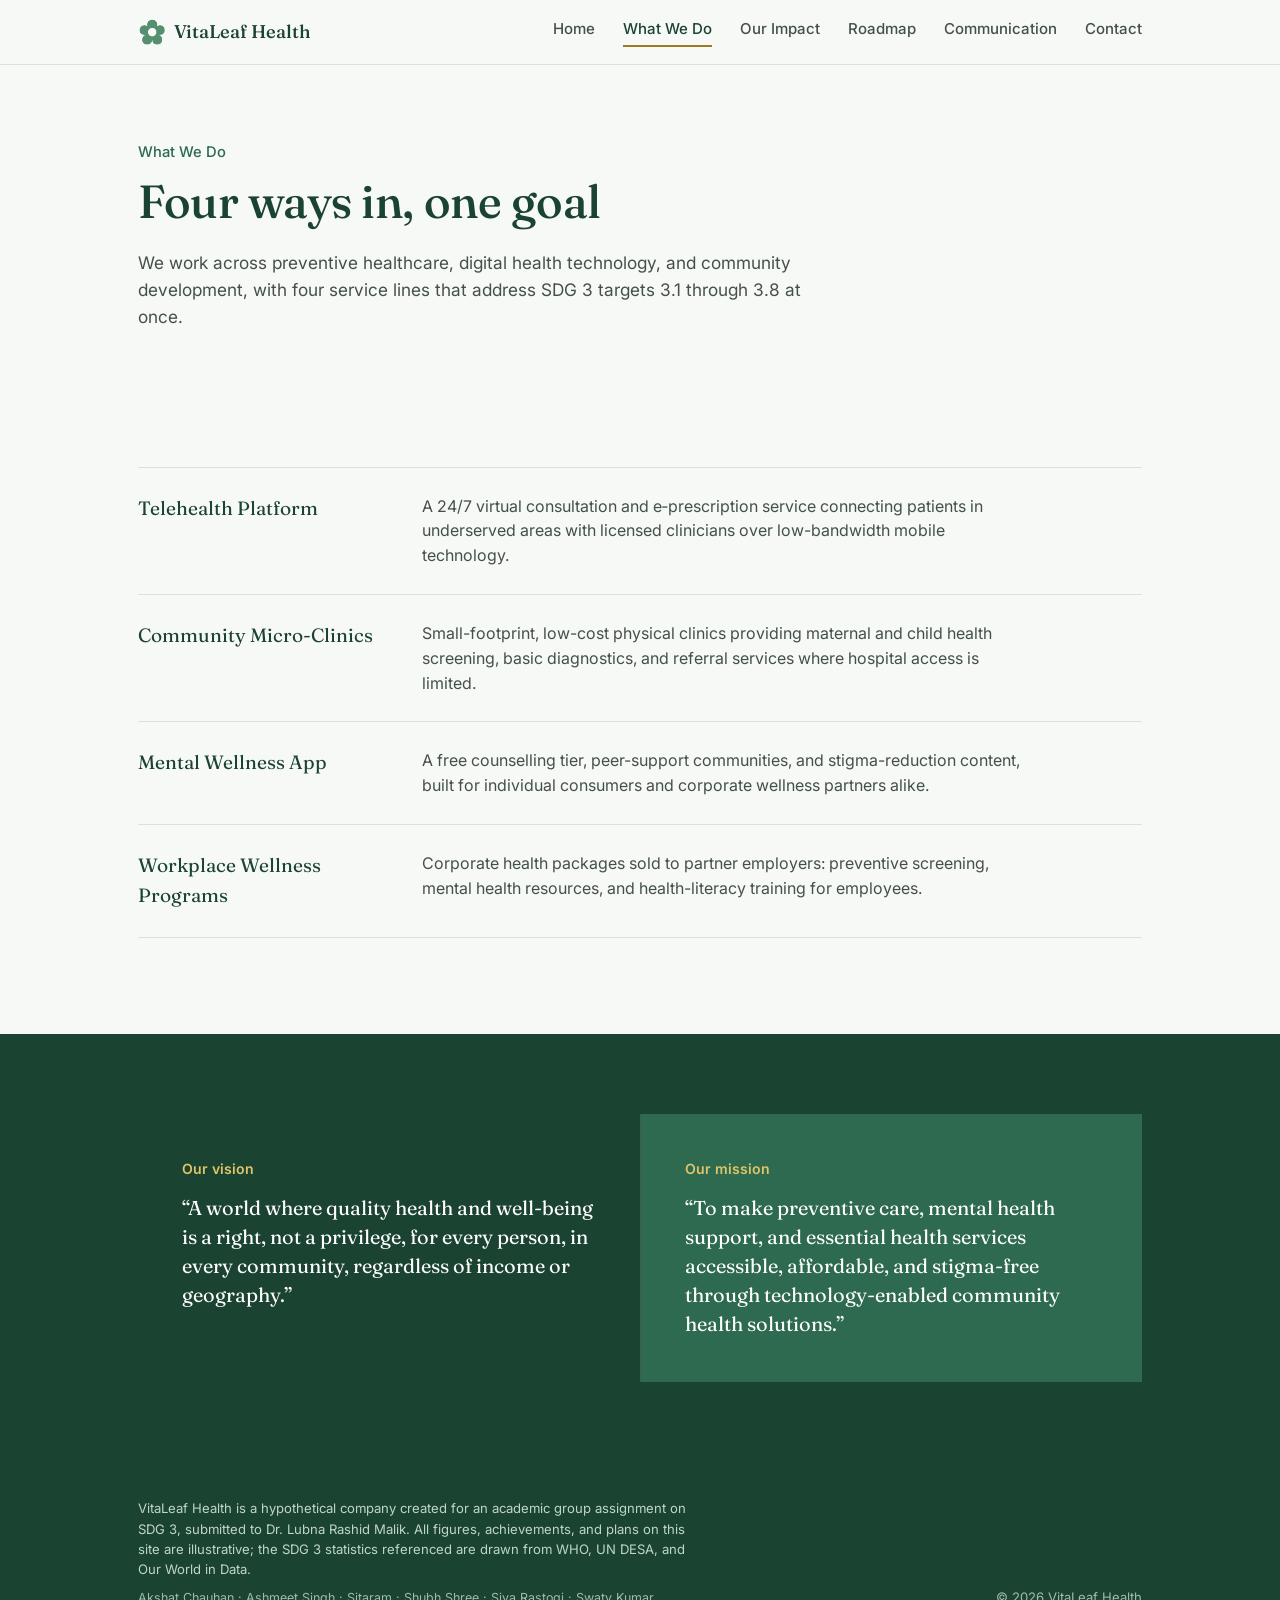
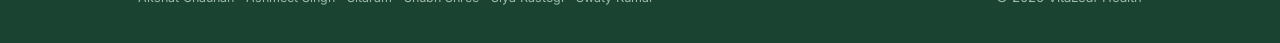
<file: about.html>
<!DOCTYPE html>
<html lang="en">
<head>
<meta charset="UTF-8">
<meta name="viewport" content="width=device-width, initial-scale=1.0">
<title>What We Do · VitaLeaf Health</title>
<meta name="description" content="VitaLeaf Health's four service lines, vision, and mission.">
<link rel="icon" type="image/png" href="favicon.png">
<link rel="preconnect" href="https://fonts.googleapis.com">
<link rel="preconnect" href="https://fonts.gstatic.com" crossorigin>
<link href="https://fonts.googleapis.com/css2?family=Fraunces:opsz,wght@9..144,400;9..144,500;9..144,600&family=Inter:wght@400;500;600&display=swap" rel="stylesheet">
<link rel="stylesheet" href="style.css">
</head>
<body>

<a class="skip-link" href="#main">Skip to content</a>

<header class="site-header">
  <div class="wrap header-row">
    <a class="mark" href="index.html">
      <img class="mark-icon" src="logo.png" alt="" width="28" height="28">
      VitaLeaf Health
    </a>
    <nav class="site-nav" aria-label="Primary">
      <a href="index.html">Home</a>
      <a href="about.html" class="current">What We Do</a>
      <a href="impact.html">Our Impact</a>
      <a href="roadmap.html">Roadmap</a>
      <a href="communication.html">Communication</a>
      <a href="contact.html">Contact</a>
    </nav>
  </div>
</header>

<main id="main">

  <section class="page-hero">
    <div class="wrap">
      <p class="eyebrow-plain">What We Do</p>
      <h1>Four ways in, one goal</h1>
      <p class="lede">We work across preventive healthcare, digital health technology, and community development, with four service lines that address SDG 3 targets 3.1 through 3.8 at once.</p>
    </div>
  </section>

  <section class="section">
    <div class="wrap">
      <ul class="service-list">
        <li>
          <div class="service-name">Telehealth Platform</div>
          <p>A 24/7 virtual consultation and e&#8209;prescription service connecting patients in underserved areas with licensed clinicians over low-bandwidth mobile technology.</p>
        </li>
        <li>
          <div class="service-name">Community Micro-Clinics</div>
          <p>Small-footprint, low-cost physical clinics providing maternal and child health screening, basic diagnostics, and referral services where hospital access is limited.</p>
        </li>
        <li>
          <div class="service-name">Mental Wellness App</div>
          <p>A free counselling tier, peer-support communities, and stigma-reduction content, built for individual consumers and corporate wellness partners alike.</p>
        </li>
        <li>
          <div class="service-name">Workplace Wellness Programs</div>
          <p>Corporate health packages sold to partner employers: preventive screening, mental health resources, and health-literacy training for employees.</p>
        </li>
      </ul>
    </div>
  </section>

  <section class="section vision-section">
    <div class="wrap">
      <div class="vision-grid">
        <div class="vision-card vision-card--vision">
          <span class="vision-label">Our vision</span>
          <p>&ldquo;A world where quality health and well-being is a right, not a privilege, for every person, in every community, regardless of income or geography.&rdquo;</p>
        </div>
        <div class="vision-card vision-card--mission">
          <span class="vision-label">Our mission</span>
          <p>&ldquo;To make preventive care, mental health support, and essential health services accessible, affordable, and stigma-free through technology-enabled community health solutions.&rdquo;</p>
        </div>
      </div>
    </div>
  </section>

</main>

<footer class="site-footer">
  <div class="wrap footer-grid">
    <div>
      <p class="footer-note">VitaLeaf Health is a hypothetical company created for an academic group assignment on SDG 3, submitted to Dr. Lubna Rashid Malik. All figures, achievements, and plans on this site are illustrative; the SDG 3 statistics referenced are drawn from WHO, UN DESA, and Our World in Data.</p>
      <p class="footer-note footer-note--small">Akshat Chauhan &middot; Ashmeet Singh &middot; Sitaram &middot; Shubh Shree &middot; Siya Rastogi &middot; Swaty Kumar</p>
    </div>
    <p class="footer-year">&copy; 2026 VitaLeaf Health</p>
  </div>
</footer>

</body>
</html>
</file>
<file: style.css>
/* ===========================================================
   VitaLeaf Health — design tokens
   =========================================================== */
:root{
  --forest: #1B4332;
  --mid: #2D6A4F;
  --mint: #EAF4EF;
  --gold: #9C7A22;
  --gold-light: #E0C468;
  --gold-deep: #7C611B;
  --ink: #17201A;
  --ink-soft: #445048;
  --paper: #F6F9F6;
  --paper-alt: #FFFFFF;
  --line: #D8E3DC;

  --serif: "Fraunces", Georgia, serif;
  --sans: "Inter", -apple-system, BlinkMacSystemFont, "Segoe UI", sans-serif;

  --max: 1100px;
  --gutter: clamp(20px, 5vw, 48px);

  --ease: cubic-bezier(0.22, 1, 0.36, 1);
}

*, *::before, *::after{ box-sizing: border-box; }

html{ scroll-behavior: smooth; }
@media (prefers-reduced-motion: reduce){
  html{ scroll-behavior: auto; }
  *, *::before, *::after{ animation-duration: 0.01ms !important; animation-iteration-count: 1 !important; transition-duration: 0.01ms !important; }
}

body{
  margin: 0;
  font-family: var(--sans);
  color: var(--ink);
  background: var(--paper);
  line-height: 1.55;
  -webkit-font-smoothing: antialiased;
}

h1, h2, h3{
  font-family: var(--serif);
  color: var(--forest);
  font-weight: 500;
  line-height: 1.08;
  letter-spacing: -0.01em;
  margin: 0 0 0.5em;
  text-wrap: balance;
}

p{ margin: 0 0 1em; max-width: 65ch; }
p:last-child{ margin-bottom: 0; }

a{ color: var(--mid); }

.wrap{
  max-width: var(--max);
  margin-inline: auto;
  padding-inline: var(--gutter);
}

.skip-link{
  position: absolute;
  left: -999px;
  top: 0;
  background: var(--forest);
  color: #fff;
  padding: 10px 16px;
  z-index: 100;
}
.skip-link:focus{ left: var(--gutter); top: var(--gutter); }

/* ===========================================================
   Header
   =========================================================== */
.site-header{
  position: sticky;
  top: 0;
  z-index: 50;
  background: rgba(246, 249, 246, 0.92);
  backdrop-filter: saturate(140%) blur(6px);
  border-bottom: 1px solid var(--line);
}
.header-row{
  display: flex;
  align-items: center;
  justify-content: space-between;
  height: 64px;
}
.mark{
  display: inline-flex;
  align-items: center;
  gap: 8px;
  font-family: var(--serif);
  font-size: 1.15rem;
  font-weight: 500;
  color: var(--forest);
  text-decoration: none;
}
.mark-icon{ display: inline-flex; width: 28px; height: 28px; object-fit: contain; }
.site-nav{ display: flex; gap: clamp(14px, 2.5vw, 28px); }
.site-nav a{
  color: var(--ink-soft);
  text-decoration: none;
  font-size: 0.94rem;
  font-weight: 500;
}
.site-nav a:hover{ color: var(--forest); }
.site-nav a.current{ color: var(--forest); }
.site-nav a.current::after{ content: ""; display: block; height: 2px; background: var(--gold); margin-top: 4px; }

@media (max-width: 640px){
  .header-row{ height: auto; padding-block: 14px; flex-direction: column; align-items: flex-start; gap: 10px; }
  .site-nav{ flex-wrap: wrap; gap: 12px 18px; }
  .site-nav a{ font-size: 0.88rem; }
}

/* ===========================================================
   Hero
   =========================================================== */
.hero{
  padding-block: clamp(56px, 10vw, 108px) clamp(48px, 8vw, 88px);
  background: var(--paper);
  overflow: hidden;
}
.hero-grid{
  display: grid;
  grid-template-columns: 1.3fr 1fr;
  gap: clamp(32px, 6vw, 64px);
  align-items: end;
}
@media (max-width: 820px){
  .hero-grid{ grid-template-columns: 1fr; }
}

.eyebrow-plain{
  font-size: 0.92rem;
  color: var(--mid);
  font-weight: 500;
  margin-bottom: 0.9em;
}

.hero h1{
  font-size: clamp(2.3rem, 5.4vw, 3.6rem);
  max-width: 14ch;
  animation: rise 700ms var(--ease) both;
}
.hero .lede{
  font-size: 1.1rem;
  color: var(--ink-soft);
  animation: rise 700ms var(--ease) 90ms both;
}
.hero-actions{
  display: flex;
  align-items: center;
  gap: clamp(16px, 3vw, 28px);
  flex-wrap: wrap;
  animation: rise 700ms var(--ease) 160ms both;
}
@keyframes rise{
  from{ opacity: 0; transform: translateY(14px); }
  to{ opacity: 1; transform: translateY(0); }
}

.btn-primary{
  display: inline-block;
  background: var(--forest);
  color: #fff;
  text-decoration: none;
  padding: 13px 24px;
  border-radius: 3px;
  font-weight: 500;
  font-size: 0.98rem;
}
.btn-primary:hover{ background: var(--mid); }

.btn-text{
  color: var(--forest);
  text-decoration: underline;
  text-underline-offset: 3px;
  font-weight: 500;
  font-size: 0.98rem;
}

.hero-figure{ display: flex; justify-content: center; position: relative; }
.hero-photo{
  position: relative;
  width: 100%;
  aspect-ratio: 4 / 5;
  overflow: hidden;
  border: 1px solid var(--line);
}
.hero-photo img{
  width: 100%;
  height: 100%;
  object-fit: cover;
  display: block;
}
.hero-stat{
  position: absolute;
  left: 0;
  bottom: 0;
  border: none;
  border-top: 1px solid var(--line);
  background: var(--paper-alt);
  padding: clamp(18px, 3vw, 26px);
  text-align: left;
  max-width: 100%;
  width: 78%;
}
.hero-stat .num{
  display: block;
  font-family: var(--serif);
  font-size: clamp(2.4rem, 6vw, 3.2rem);
  color: var(--forest);
  line-height: 1;
}
.hero-stat .plus{ color: var(--gold); }
.hero-stat .cap{
  display: block;
  margin-top: 10px;
  font-size: 0.86rem;
  color: var(--ink-soft);
}

/* ===========================================================
   Page hero (banner for non-home pages)
   =========================================================== */
.page-hero{
  padding-block: clamp(44px, 8vw, 76px) clamp(28px, 5vw, 40px);
  background: var(--paper);
}
.page-hero h1{
  font-size: clamp(2rem, 4.6vw, 2.9rem);
  max-width: 18ch;
  animation: rise 600ms var(--ease) both;
}
.page-hero .lede{
  font-size: 1.08rem;
  color: var(--ink-soft);
  max-width: 62ch;
  animation: rise 600ms var(--ease) 80ms both;
}

.page-photo{
  width: 100%;
  aspect-ratio: 21 / 8;
  overflow: hidden;
  border-top: 1px solid var(--line);
  border-bottom: 1px solid var(--line);
}
.page-photo img{
  width: 100%;
  height: 100%;
  object-fit: cover;
  display: block;
}
@media (max-width: 640px){
  .page-photo{ aspect-ratio: 4 / 3; }
}

/* Home: link list to other pages */
.link-list{
  list-style: none;
  margin: 0;
  padding: 0;
  border-top: 1px solid var(--line);
}
.link-list li{ border-bottom: 1px solid var(--line); }
.link-list a{
  display: flex;
  justify-content: space-between;
  align-items: baseline;
  gap: 24px;
  padding-block: 22px;
  text-decoration: none;
  color: inherit;
}
.link-list-title{
  font-family: var(--serif);
  font-size: 1.35rem;
  color: var(--forest);
  white-space: nowrap;
}
.link-list-desc{
  color: var(--ink-soft);
  text-align: right;
}
.link-list a:hover .link-list-title{ color: var(--mid); }
@media (max-width: 640px){
  .link-list a{ flex-direction: column; gap: 4px; }
  .link-list-desc{ text-align: left; }
}

/* ===========================================================
   Generic section
   =========================================================== */
.section{ padding-block: clamp(56px, 9vw, 96px); }
.section h2{ font-size: clamp(1.7rem, 3.4vw, 2.3rem); }
.section-intro{
  color: var(--ink-soft);
  font-size: 1.05rem;
  margin-bottom: clamp(28px, 4vw, 44px);
}

/* Service list — divided rows, not cards */
.service-list{
  list-style: none;
  margin: 0;
  padding: 0;
  border-top: 1px solid var(--line);
}
.service-list li{
  display: grid;
  grid-template-columns: 260px 1fr;
  gap: 24px;
  padding-block: 26px;
  border-bottom: 1px solid var(--line);
}
@media (max-width: 700px){
  .service-list li{ grid-template-columns: 1fr; gap: 8px; }
}
.service-name{
  font-family: var(--serif);
  font-size: 1.2rem;
  color: var(--forest);
}
.service-list p{ color: var(--ink-soft); max-width: 60ch; margin: 0; }

/* Vision / mission */
.vision-section{ background: var(--forest); padding-block: clamp(48px, 8vw, 80px); }
.vision-grid{
  display: grid;
  grid-template-columns: 1fr 1fr;
  gap: 1px;
  background: rgba(255,255,255,0.14);
}
@media (max-width: 700px){ .vision-grid{ grid-template-columns: 1fr; } }
.vision-card{
  background: var(--forest);
  padding: clamp(28px, 5vw, 44px);
}
.vision-card--mission{ background: var(--mid); }
.vision-label{
  display: block;
  color: var(--gold-light);
  font-weight: 600;
  font-size: 0.88rem;
  margin-bottom: 14px;
}
.vision-card p{
  font-family: var(--serif);
  font-size: 1.25rem;
  line-height: 1.45;
  color: #fff;
  max-width: 42ch;
}

/* Impact ledger */
.ledger{ border-top: 1px solid var(--line); }
.ledger-row{
  display: grid;
  grid-template-columns: 140px 1fr auto;
  align-items: baseline;
  gap: 18px;
  padding-block: 18px;
  border-bottom: 1px solid var(--line);
}
@media (max-width: 640px){
  .ledger-row{ grid-template-columns: 1fr; gap: 4px; padding-block: 16px; }
}
.ledger-value{
  font-family: var(--serif);
  font-size: 1.7rem;
  color: var(--forest);
}
.ledger-label{ color: var(--ink-soft); }
.ledger-tag{
  font-size: 0.82rem;
  color: var(--mid);
  font-weight: 500;
  white-space: nowrap;
}

/* Roadmap timeline */
.roadmap-section{ background: var(--mint); }
.timeline{
  list-style: none;
  margin: 0;
  padding: 0;
  display: grid;
  grid-template-columns: repeat(3, 1fr);
  gap: clamp(20px, 3vw, 32px);
}
@media (max-width: 820px){
  .timeline{ grid-template-columns: 1fr; }
}
.timeline li{
  border-top: 3px solid var(--forest);
  padding-top: 18px;
}
.timeline-year{
  font-family: var(--serif);
  color: var(--gold-deep);
  font-weight: 600;
  font-size: 1.1rem;
  display: block;
  margin-bottom: 6px;
}
.timeline h3{ font-size: 1.3rem; margin-bottom: 10px; }
.timeline p{ color: var(--ink-soft); }

/* Communication */
.comms-grid{
  display: grid;
  grid-template-columns: 1fr 1fr;
  gap: clamp(32px, 6vw, 64px);
}
@media (max-width: 780px){ .comms-grid{ grid-template-columns: 1fr; } }
.plain-list{ margin: 20px 0 0; }
.plain-list > div{
  padding-block: 14px;
  border-top: 1px solid var(--line);
}
.plain-list dt{ font-weight: 600; color: var(--forest); }
.plain-list dd{ margin: 4px 0 0; color: var(--ink-soft); }

/* Contact */
.contact-section{ background: var(--paper-alt); border-top: 1px solid var(--line); }
.contact-grid{
  display: flex;
  justify-content: space-between;
  align-items: center;
  flex-wrap: wrap;
  gap: 24px;
}
.contact-details{ display: flex; flex-direction: column; gap: 6px; text-align: right; }
.contact-details a{ font-family: var(--serif); font-size: 1.4rem; color: var(--forest); text-decoration: none; }
.contact-details a:hover{ text-decoration: underline; }
.contact-details span{ color: var(--ink-soft); font-size: 0.92rem; }
@media (max-width: 560px){
  .contact-grid{ justify-content: flex-start; }
  .contact-details{ text-align: left; }
}

/* Roster (project group) */
.roster-section{ border-top: 1px solid var(--line); }
.roster{ border-top: 1px solid var(--line); max-width: 560px; }
.roster-row{
  display: grid;
  grid-template-columns: 140px 1fr;
  gap: 18px;
  padding-block: 14px;
  border-bottom: 1px solid var(--line);
}
.roster-head{
  font-weight: 600;
  color: var(--forest);
  font-size: 0.86rem;
}
.roster-row:not(.roster-head) span:first-child{
  font-weight: 600;
  color: var(--mid);
}
.roster-row:not(.roster-head) span:last-child{ color: var(--ink-soft); }

/* Footer */
.site-footer{ background: var(--forest); color: #E9F1EC; padding-block: 36px; }
.footer-grid{
  display: flex;
  justify-content: space-between;
  align-items: flex-end;
  gap: 24px;
  flex-wrap: wrap;
}
.footer-note{
  font-size: 0.82rem;
  color: #BFD6C8;
  max-width: 70ch;
  margin: 0 0 8px;
}
.footer-note--small{ font-size: 0.78rem; color: #9FBBAB; }
.footer-year{ font-size: 0.82rem; color: #9FBBAB; white-space: nowrap; }
</file>
